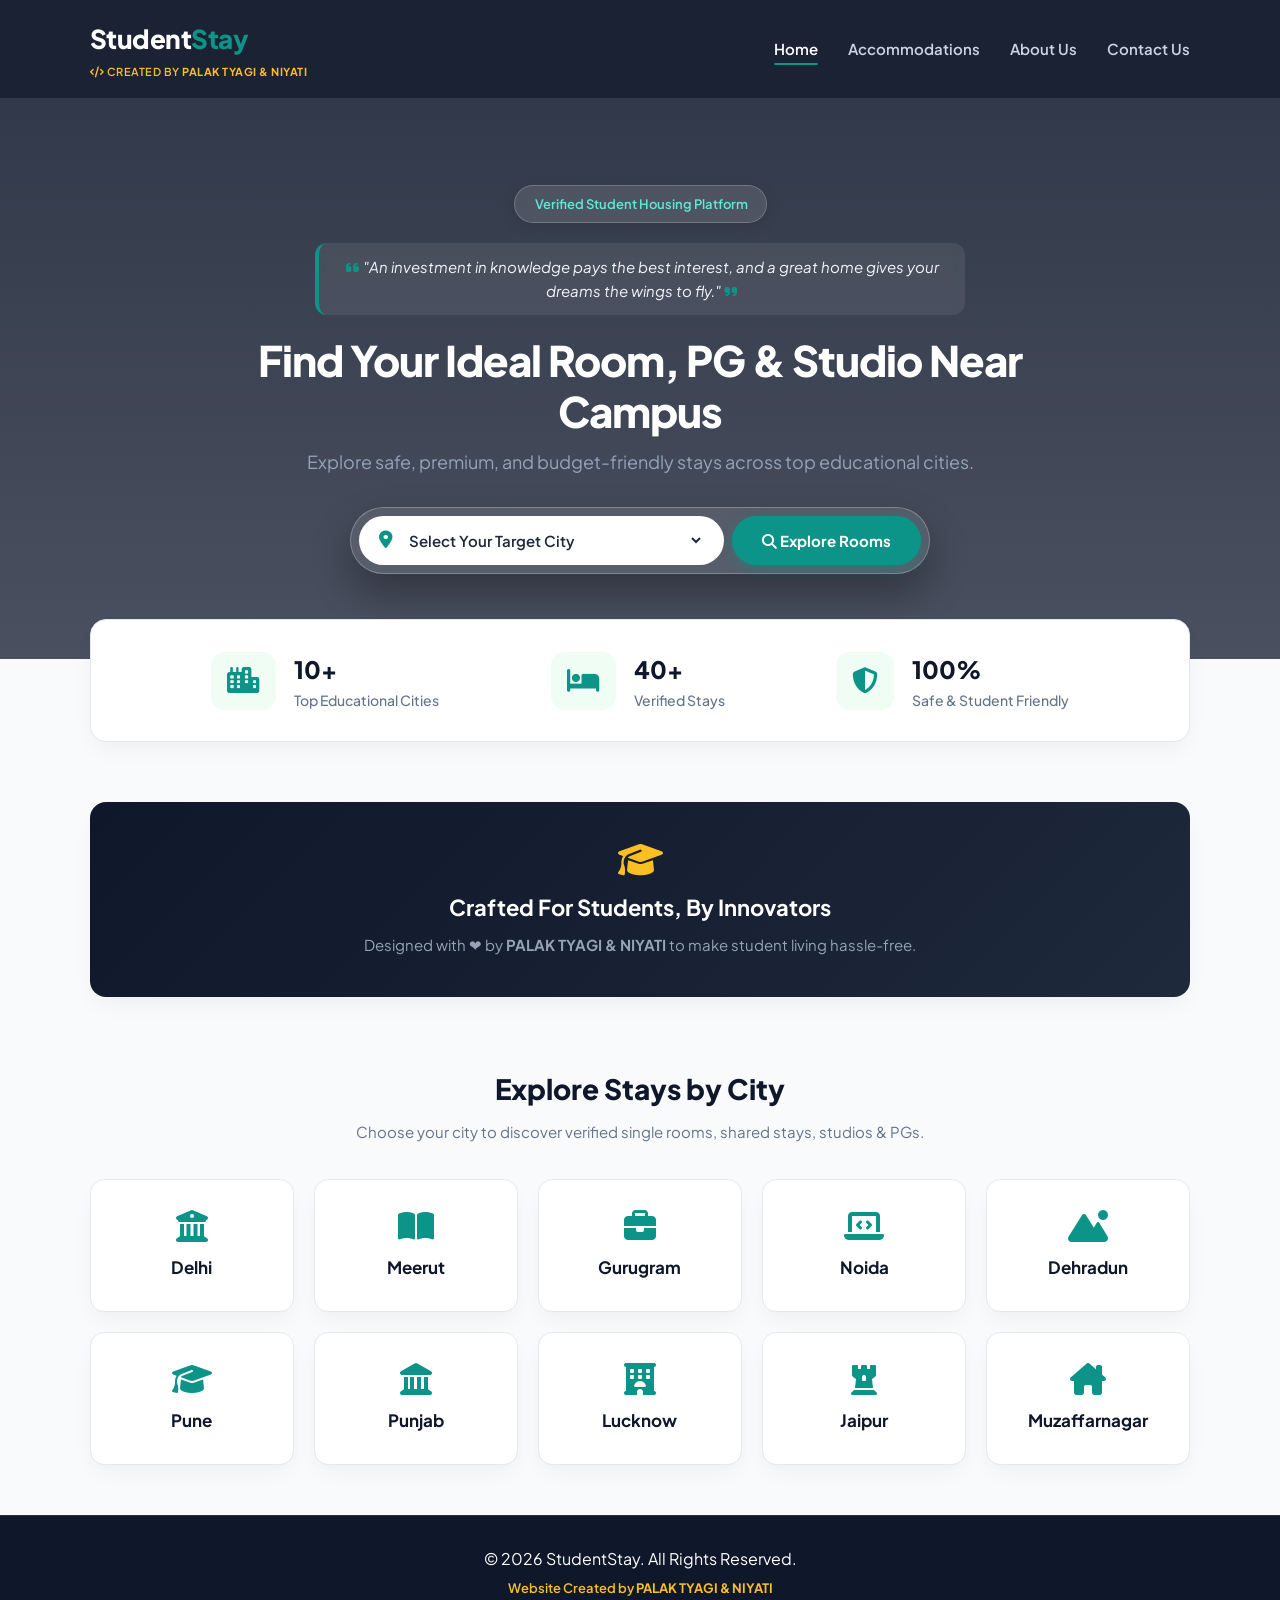
<file: index.html>
<!DOCTYPE html>
<html lang="en">
<head>
  <meta charset="UTF-8" />
  <meta name="viewport" content="width=device-width, initial-scale=1.0" />
  <title>StudentStay - Find Your Ideal Student Accommodation</title>
  <link rel="stylesheet" href="style.css" />
  <link rel="stylesheet" href="https://cdnjs.cloudflare.com/ajax/libs/font-awesome/6.4.0/css/all.min.css" />
</head>
<body>

  <!-- Header Section -->
  <header>
    <div class="logo">
      <h2>Student<span>Stay</span></h2>
      <p class="creator-badge"><i class="fa-solid fa-code"></i> Created by <strong>PALAK TYAGI & NIYATI</strong></p>
    </div>
    <nav>
      <ul>
        <li><a href="index.html" class="active">Home</a></li>
        <li><a href="accommodation.html">Accommodations</a></li>
        <li><a href="about.html">About Us</a></li>
        <li><a href="contact.html">Contact Us</a></li>
      </ul>
    </nav>
  </header>

  <!-- Stylish Hero Section -->
  <section class="hero stylish-hero">
    <div class="hero-overlay"></div>
    <div class="hero-content">
      <span class="badge-pill"><i class="fa-solid fa-sparkles"></i> Verified Student Housing Platform</span>
      
      <blockquote class="hero-quote">
        <i class="fa-solid fa-quote-left"></i> "An investment in knowledge pays the best interest, and a great home gives your dreams the wings to fly." <i class="fa-solid fa-quote-right"></i>
      </blockquote>

      <h1>Find Your Ideal Room, PG & Studio Near Campus</h1>
      <p>Explore safe, premium, and budget-friendly stays across top educational cities.</p>
      
      <!-- Search Bar -->
      <div class="search-box glass-search">
        <div class="input-icon-wrap">
          <i class="fa-solid fa-location-dot"></i>
          <select id="home-city-select">
            <option value="">Select Your Target City</option>
            <option value="Delhi">Delhi</option>
            <option value="Meerut">Meerut</option>
            <option value="Gurugram">Gurugram</option>
            <option value="Noida">Noida</option>
            <option value="Dehradun">Dehradun</option>
            <option value="Pune">Pune</option>
            <option value="Punjab">Punjab</option>
            <option value="Lucknow">Lucknow</option>
            <option value="Jaipur">Jaipur</option>
            <option value="Muzaffarnagar">Muzaffarnagar</option>
          </select>
        </div>
        <button onclick="searchCity()"><i class="fa-solid fa-magnifying-glass"></i> Explore Rooms</button>
      </div>
    </div>
  </section>

  <!-- Highlights Stats Bar -->
  <section class="stats-bar">
    <div class="stat-item">
      <i class="fa-solid fa-city"></i>
      <div>
        <h3>10+</h3>
        <p>Top Educational Cities</p>
      </div>
    </div>
    <div class="stat-item">
      <i class="fa-solid fa-bed"></i>
      <div>
        <h3>40+</h3>
        <p>Verified Stays</p>
      </div>
    </div>
    <div class="stat-item">
      <i class="fa-solid fa-shield-halved"></i>
      <div>
        <h3>100%</h3>
        <p>Safe & Student Friendly</p>
      </div>
    </div>
  </section>

  <!-- Creator Banner -->
  <section class="creator-banner">
    <div class="creator-card">
      <i class="fa-solid fa-graduation-cap icon"></i>
      <h3>Crafted For Students, By Innovators</h3>
      <p>Designed with ❤ by <strong>PALAK TYAGI & NIYATI</strong> to make student living hassle-free.</p>
    </div>
  </section>

  <!-- Cities Grid -->
  <section class="featured-cities">
    <h2>Explore Stays by City</h2>
    <p class="section-sub">Choose your city to discover verified single rooms, shared stays, studios & PGs.</p>
    <div class="city-grid">
      <div class="city-card" onclick="filterByCity('Delhi')"><i class="fa-solid fa-building-columns"></i><h3>Delhi</h3></div>
      <div class="city-card" onclick="filterByCity('Meerut')"><i class="fa-solid fa-book-open"></i><h3>Meerut</h3></div>
      <div class="city-card" onclick="filterByCity('Gurugram')"><i class="fa-solid fa-briefcase"></i><h3>Gurugram</h3></div>
      <div class="city-card" onclick="filterByCity('Noida')"><i class="fa-solid fa-laptop-code"></i><h3>Noida</h3></div>
      <div class="city-card" onclick="filterByCity('Dehradun')"><i class="fa-solid fa-mountain-sun"></i><h3>Dehradun</h3></div>
      <div class="city-card" onclick="filterByCity('Pune')"><i class="fa-solid fa-graduation-cap"></i><h3>Pune</h3></div>
      <div class="city-card" onclick="filterByCity('Punjab')"><i class="fa-solid fa-landmark"></i><h3>Punjab</h3></div>
      <div class="city-card" onclick="filterByCity('Lucknow')"><i class="fa-solid fa-hotel"></i><h3>Lucknow</h3></div>
      <div class="city-card" onclick="filterByCity('Jaipur')"><i class="fa-solid fa-chess-rook"></i><h3>Jaipur</h3></div>
      <div class="city-card" onclick="filterByCity('Muzaffarnagar')"><i class="fa-solid fa-house-chimney"></i><h3>Muzaffarnagar</h3></div>
    </div>
  </section>

  <!-- Footer -->
  <footer>
    <p>&copy; 2026 StudentStay. All Rights Reserved.</p>
    <p class="footer-credit">Website Created by <strong>PALAK TYAGI & NIYATI</strong></p>
  </footer>

  <script src="script.js"></script>
</body>
</html>
</file>
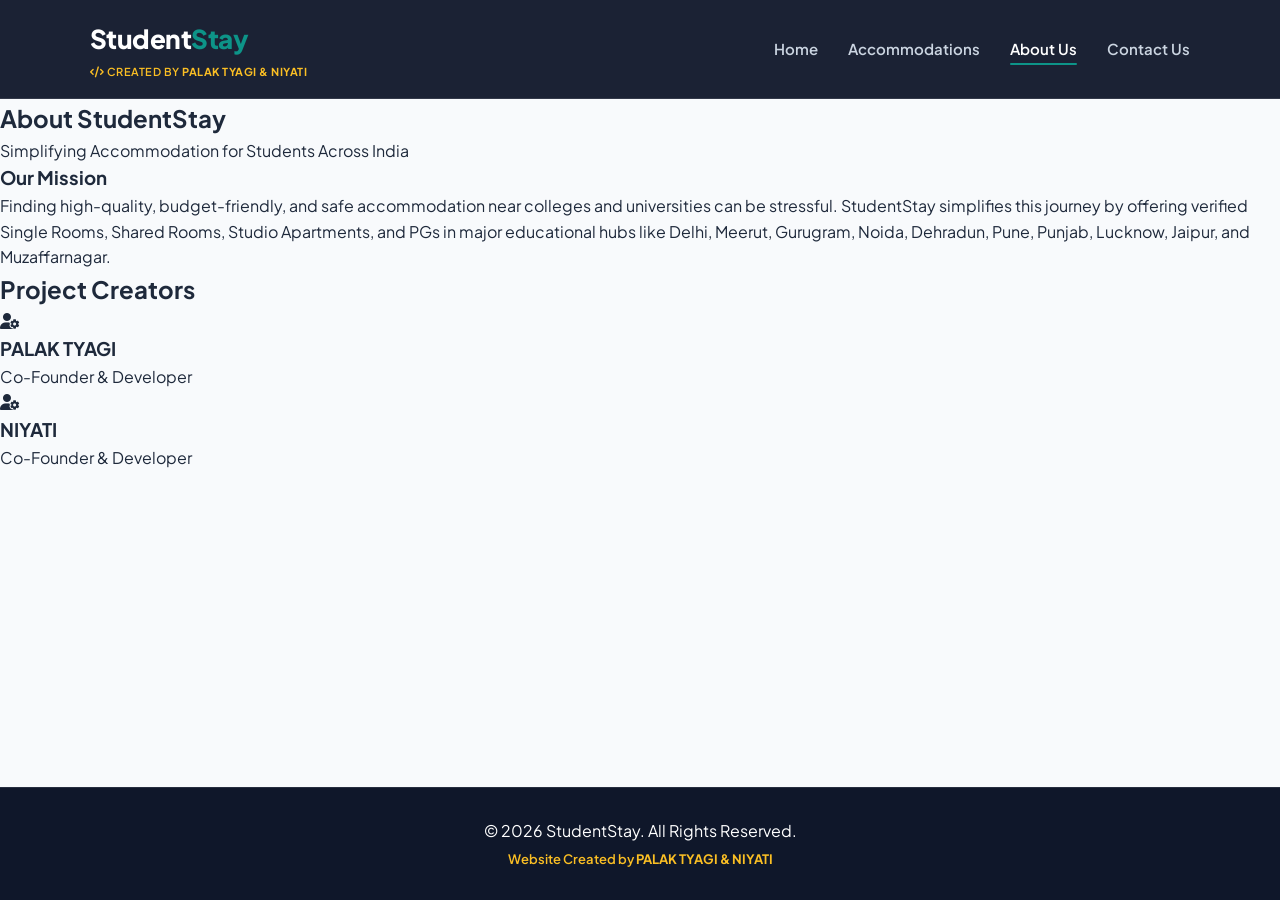
<file: about.html>
<!DOCTYPE html>
<html lang="en">
<head>
  <meta charset="UTF-8" />
  <meta name="viewport" content="width=device-width, initial-scale=1.0" />
  <title>About Us - StudentStay</title>
  <link rel="stylesheet" href="style.css" />
  <link rel="stylesheet" href="https://cdnjs.cloudflare.com/ajax/libs/font-awesome/6.4.0/css/all.min.css" />
</head>
<body>

  <header>
    <div class="logo">
      <h2>Student<span>Stay</span></h2>
      <p class="creator-badge"><i class="fa-solid fa-code"></i> Created by <strong>PALAK TYAGI & NIYATI</strong></p>
    </div>
    <nav>
      <ul>
        <li><a href="index.html">Home</a></li>
        <li><a href="accommodation.html">Accommodations</a></li>
        <li><a href="about.html" class="active">About Us</a></li>
        <li><a href="contact.html">Contact Us</a></li>
      </ul>
    </nav>
  </header>

  <section class="about-section">
    <div class="about-container">
      <h1>About StudentStay</h1>
      <p class="tagline">Simplifying Accommodation for Students Across India</p>

      <div class="about-box">
        <h3>Our Mission</h3>
        <p>Finding high-quality, budget-friendly, and safe accommodation near colleges and universities can be stressful. StudentStay simplifies this journey by offering verified Single Rooms, Shared Rooms, Studio Apartments, and PGs in major educational hubs like Delhi, Meerut, Gurugram, Noida, Dehradun, Pune, Punjab, Lucknow, Jaipur, and Muzaffarnagar.</p>
      </div>

      <div class="creators-box">
        <h2>Project Creators</h2>
        <div class="creators-cards">
          <div class="creator-member">
            <i class="fa-solid fa-user-gear"></i>
            <h3>PALAK TYAGI</h3>
            <p>Co-Founder & Developer</p>
          </div>
          <div class="creator-member">
            <i class="fa-solid fa-user-gear"></i>
            <h3>NIYATI</h3>
            <p>Co-Founder & Developer</p>
          </div>
        </div>
      </div>
    </div>
  </section>

  <footer>
    <p>&copy; 2026 StudentStay. All Rights Reserved.</p>
    <p class="footer-credit">Website Created by <strong>PALAK TYAGI & NIYATI</strong></p>
  </footer>

</body>
</html>
</file>
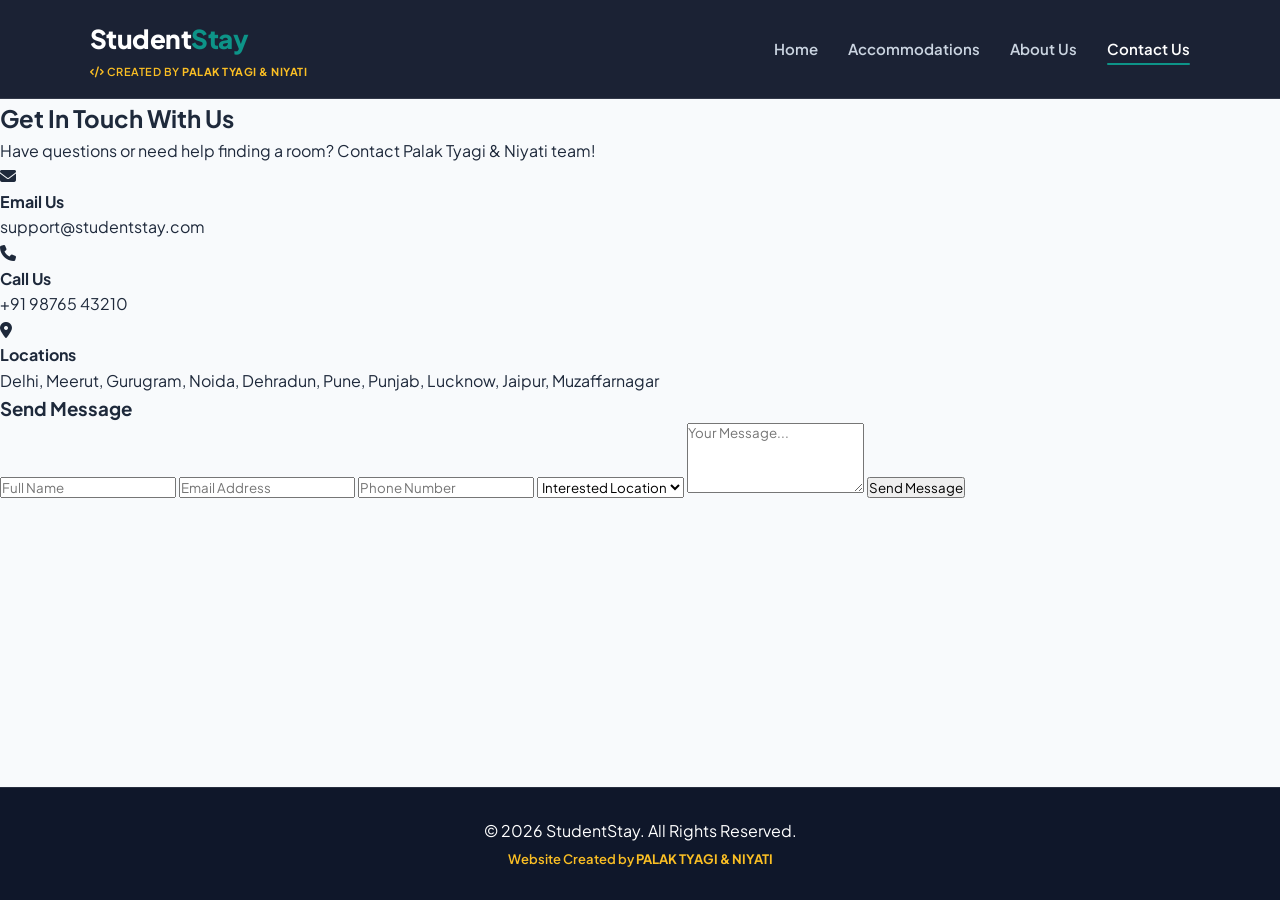
<file: contact.html>
<!DOCTYPE html>
<html lang="en">
<head>
  <meta charset="UTF-8" />
  <meta name="viewport" content="width=device-width, initial-scale=1.0" />
  <title>Contact Us - StudentStay</title>
  <link rel="stylesheet" href="style.css" />
  <link rel="stylesheet" href="https://cdnjs.cloudflare.com/ajax/libs/font-awesome/6.4.0/css/all.min.css" />
</head>
<body>

  <header>
    <div class="logo">
      <h2>Student<span>Stay</span></h2>
      <p class="creator-badge"><i class="fa-solid fa-code"></i> Created by <strong>PALAK TYAGI & NIYATI</strong></p>
    </div>
    <nav>
      <ul>
        <li><a href="index.html">Home</a></li>
        <li><a href="accommodation.html">Accommodations</a></li>
        <li><a href="about.html">About Us</a></li>
        <li><a href="contact.html" class="active">Contact Us</a></li>
      </ul>
    </nav>
  </header>

  <section class="contact-section">
    <div class="contact-container">
      <h2>Get In Touch With Us</h2>
      <p>Have questions or need help finding a room? Contact Palak Tyagi & Niyati team!</p>

      <div class="contact-grid">
        <div class="contact-info">
          <div class="info-card">
            <i class="fa-solid fa-envelope"></i>
            <div>
              <h4>Email Us</h4>
              <p>support@studentstay.com</p>
            </div>
          </div>
          <div class="info-card">
            <i class="fa-solid fa-phone"></i>
            <div>
              <h4>Call Us</h4>
              <p>+91 98765 43210</p>
            </div>
          </div>
          <div class="info-card">
            <i class="fa-solid fa-location-dot"></i>
            <div>
              <h4>Locations</h4>
              <p>Delhi, Meerut, Gurugram, Noida, Dehradun, Pune, Punjab, Lucknow, Jaipur, Muzaffarnagar</p>
            </div>
          </div>
        </div>

        <form class="contact-form" onsubmit="handleContactSubmit(event)">
          <h3>Send Message</h3>
          <input type="text" placeholder="Full Name" required />
          <input type="email" placeholder="Email Address" required />
          <input type="tel" placeholder="Phone Number" required />
          <select required>
            <option value="">Interested Location</option>
            <option>Delhi</option>
            <option>Meerut</option>
            <option>Gurugram</option>
            <option>Noida</option>
            <option>Dehradun</option>
            <option>Pune</option>
            <option>Punjab</option>
            <option>Lucknow</option>
            <option>Jaipur</option>
            <option>Muzaffarnagar</option>
          </select>
          <textarea rows="4" placeholder="Your Message..." required></textarea>
          <button type="submit" class="btn-primary">Send Message</button>
        </form>
      </div>
    </div>
  </section>

  <footer>
    <p>&copy; 2026 StudentStay. All Rights Reserved.</p>
    <p class="footer-credit">Website Created by <strong>PALAK TYAGI & NIYATI</strong></p>
  </footer>

  <script src="script.js"></script>
</body>
</html>
</file>
<file: style.css>
/* Modern Reset & Font Setup */
@import url('https://fonts.googleapis.com/css2?family=Plus+Jakarta+Sans:wght@400;500;600;700;800&display=swap');

* {
  margin: 0;
  padding: 0;
  box-sizing: border-box;
  font-family: 'Plus Jakarta Sans', -apple-system, BlinkMacSystemFont, sans-serif;
}

:root {
  --primary: #0f172a;
  --accent: #0d9488;
  --accent-hover: #0f766e;
  --badge-bg: #fef3c7;
  --badge-text: #b45309;
  --bg-light: #f8fafc;
  --text-dark: #1e293b;
  --text-muted: #64748b;
  --card-shadow: 0 10px 25px -5px rgba(0, 0, 0, 0.05), 0 8px 10px -6px rgba(0, 0, 0, 0.01);
  --hover-shadow: 0 20px 25px -5px rgba(0, 0, 0, 0.1), 0 8px 10px -6px rgba(0, 0, 0, 0.04);
}

body {
  background-color: var(--bg-light);
  color: var(--text-dark);
  display: flex;
  flex-direction: column;
  min-height: 100vh;
  line-height: 1.6;
}

/* Premium Header */
header {
  background: rgba(15, 23, 42, 0.95);
  backdrop-filter: blur(12px);
  color: #fff;
  padding: 18px 7%;
  display: flex;
  justify-content: space-between;
  align-items: center;
  position: sticky;
  top: 0;
  z-index: 1000;
  border-bottom: 1px solid rgba(255, 255, 255, 0.1);
}

.logo h2 {
  font-size: 26px;
  font-weight: 800;
  letter-spacing: -0.5px;
}

.logo h2 span {
  color: var(--accent);
}

.creator-badge {
  font-size: 11px;
  color: #fbbf24;
  font-weight: 600;
  letter-spacing: 0.5px;
  margin-top: 3px;
  text-transform: uppercase;
}

nav ul {
  display: flex;
  list-style: none;
  gap: 30px;
}

nav a {
  color: #cbd5e1;
  text-decoration: none;
  font-weight: 600;
  font-size: 15px;
  transition: all 0.3s ease;
  position: relative;
  padding: 5px 0;
}

nav a:hover, nav a.active {
  color: #fff;
}

nav a.active::after {
  content: '';
  position: absolute;
  bottom: -2px;
  left: 0;
  width: 100%;
  height: 2px;
  background: var(--accent);
  border-radius: 2px;
}

/* Stylish Hero Section */
.hero {
  position: relative;
  height: 560px;
  display: flex;
  justify-content: center;
  align-items: center;
  text-align: center;
  color: #fff;
  padding: 0 20px;
}

.stylish-hero {
  background: url('https://images.unsplash.com/photo-1522708323590-d24dbb6b0267?auto=format&fit=crop&w=1600&q=80') center/cover no-repeat !important;
}

.hero-overlay {
  position: absolute;
  top: 0;
  left: 0;
  width: 100%;
  height: 100%;
  background: linear-gradient(180deg, rgba(15, 23, 42, 0.85) 0%, rgba(15, 23, 42, 0.75) 100%);
}

.stylish-hero .hero-content {
  position: relative;
  z-index: 2;
  max-width: 800px;
}

.badge-pill {
  background: rgba(255, 255, 255, 0.12);
  border: 1px solid rgba(255, 255, 255, 0.2);
  backdrop-filter: blur(8px);
  padding: 8px 18px;
  border-radius: 30px;
  font-size: 13px;
  font-weight: 600;
  color: #5eead4;
  display: inline-block;
  margin-bottom: 20px;
  box-shadow: 0 4px 15px rgba(0,0,0,0.1);
}

.hero-quote {
  font-style: italic;
  font-size: 15px;
  color: #f1f5f9;
  margin: 0 auto 20px auto;
  max-width: 650px;
  line-height: 1.6;
  background: rgba(255, 255, 255, 0.08);
  backdrop-filter: blur(5px);
  padding: 12px 24px;
  border-radius: 12px;
  border-left: 4px solid var(--accent);
}

.hero-quote i {
  color: var(--accent);
}

.hero-content h1 {
  font-size: 42px;
  font-weight: 800;
  line-height: 1.2;
  margin-bottom: 12px;
  letter-spacing: -1px;
}

.hero-content p {
  font-size: 18px;
  color: #94a3b8;
  margin-bottom: 30px;
}

/* Glassmorphism Search Bar */
.glass-search {
  background: rgba(255, 255, 255, 0.1);
  backdrop-filter: blur(16px);
  border: 1px solid rgba(255, 255, 255, 0.25);
  padding: 8px;
  border-radius: 60px;
  box-shadow: 0 20px 40px rgba(0,0,0,0.3);
  display: flex;
  max-width: 580px;
  margin: 0 auto;
}

.input-icon-wrap {
  display: flex;
  align-items: center;
  background: #fff;
  border-radius: 50px;
  padding: 0 20px;
  flex: 1;
}

.input-icon-wrap i {
  color: var(--accent);
  font-size: 18px;
  margin-right: 12px;
}

.glass-search select {
  width: 100%;
  border: none;
  background: transparent;
  padding: 14px 0;
  outline: none;
  font-size: 15px;
  font-weight: 600;
  color: var(--text-dark);
  cursor: pointer;
}

.glass-search button {
  border-radius: 50px;
  padding: 14px 30px;
  border: none;
  background: var(--accent);
  color: #fff;
  font-size: 15px;
  font-weight: 700;
  cursor: pointer;
  transition: all 0.3s ease;
  margin-left: 8px;
  box-shadow: 0 4px 12px rgba(13, 148, 136, 0.4);
}

.glass-search button:hover {
  background: var(--accent-hover);
  transform: translateY(-1px);
}

/* Stats Section */
.stats-bar {
  display: flex;
  justify-content: space-around;
  background: #fff;
  padding: 30px 5%;
  box-shadow: var(--card-shadow);
  margin: -40px 7% 40px 7%;
  border-radius: 16px;
  position: relative;
  z-index: 10;
  border: 1px solid #e2e8f0;
}

.stat-item {
  display: flex;
  align-items: center;
  gap: 18px;
}

.stat-item i {
  font-size: 26px;
  color: var(--accent);
  background: #f0fdf4;
  padding: 16px;
  border-radius: 14px;
}

.stat-item h3 {
  font-size: 24px;
  font-weight: 800;
  color: var(--primary);
}

.stat-item p {
  color: var(--text-muted);
  font-size: 14px;
  font-weight: 500;
}

/* Creator Highlight Banner */
.creator-banner {
  background: linear-gradient(135deg, #0f172a 0%, #1e293b 100%);
  color: #fff;
  text-align: center;
  padding: 40px 20px;
  margin: 20px 7%;
  border-radius: 16px;
  box-shadow: var(--card-shadow);
}

.creator-card .icon {
  font-size: 36px;
  color: #fbbf24;
  margin-bottom: 12px;
}

.creator-card h3 {
  font-size: 22px;
  font-weight: 700;
  margin-bottom: 8px;
}

.creator-card p {
  color: #94a3b8;
  font-size: 15px;
}

/* Featured Cities Grid */
.featured-cities {
  padding: 50px 7%;
  text-align: center;
}

.featured-cities h2 {
  font-size: 28px;
  font-weight: 800;
  color: var(--primary);
  margin-bottom: 8px;
}

.section-sub {
  color: var(--text-muted);
  font-size: 15px;
  margin-bottom: 35px;
}

.city-grid {
  display: grid;
  grid-template-columns: repeat(auto-fit, minmax(190px, 1fr));
  gap: 20px;
}

.city-card {
  background: #fff;
  padding: 30px 20px;
  border-radius: 14px;
  box-shadow: var(--card-shadow);
  border: 1px solid #e2e8f0;
  cursor: pointer;
  transition: all 0.3s cubic-bezier(0.4, 0, 0.2, 1);
  display: flex;
  flex-direction: column;
  align-items: center;
  gap: 12px;
}

.city-card i {
  font-size: 32px;
  color: var(--accent);
  transition: transform 0.3s ease;
}

.city-card h3 {
  font-size: 17px;
  font-weight: 700;
  color: var(--primary);
}

.city-card:hover {
  transform: translateY(-6px);
  box-shadow: var(--hover-shadow);
  border-color: var(--accent);
  background: #fff;
}

.city-card:hover i {
  transform: scale(1.15);
}

/* Accommodation Page Styles */
.page-header {
  background: var(--primary);
  color: #fff;
  text-align: center;
  padding: 45px 20px;
}

.page-header h1 {
  font-size: 32px;
  font-weight: 800;
}

.filters-container {
  display: flex;
  justify-content: center;
  gap: 30px;
  background: #fff;
  padding: 20px;
  margin: -25px 7% 30px 7%;
  border-radius: 12px;
  box-shadow: var(--card-shadow);
  border: 1px solid #e2e8f0;
}

.filter-group label {
  font-weight: 700;
  font-size: 14px;
  margin-right: 10px;
  color: var(--primary);
}

.filter-group select {
  padding: 10px 16px;
  border-radius: 8px;
  border: 1px solid #cbd5e1;
  font-weight: 600;
  outline: none;
  background: var(--bg-light);
}

/* Room Listings Grid */
.room-listings {
  padding: 20px 7% 60px 7%;
}

.rooms-grid {
  display: grid;
  grid-template-columns: repeat(auto-fill, minmax(300px, 1fr));
  gap: 30px;
}

.room-card {
  background: #fff;
  border-radius: 16px;
  overflow: hidden;
  box-shadow: var(--card-shadow);
  border: 1px solid #e2e8f0;
  transition: all 0.3s ease;
  display: flex;
  flex-direction: column;
}

.room-card:hover {
  transform: translateY(-5px);
  box-shadow: var(--hover-shadow);
}

.room-card img {
  width: 100%;
  height: 210px;
  object-fit: cover;
  transition: transform 0.5s ease;
}

.room-card:hover img {
  transform: scale(1.05);
}

.room-info {
  padding: 22px;
  display: flex;
  flex-direction: column;
  flex-grow: 1;
}

.room-type-badge {
  background: var(--badge-bg);
  color: var(--badge-text);
  font-size: 12px;
  font-weight: 700;
  padding: 4px 10px;
  border-radius: 6px;
  width: fit-content;
  margin-bottom: 12px;
  text-transform: uppercase;
}

.room-info h3 {
  font-size: 19px;
  font-weight: 700;
  color: var(--primary);
  margin-bottom: 6px;
}

.room-info .location {
  color: var(--text-muted);
  font-size: 14px;
  margin-bottom: 15px;
}

.room-info .price {
  font-size: 22px;
  font-weight: 800;
  color: var(--accent);
  margin-bottom: 18px;
}

.btn-contact {
  margin-top: auto;
  background: var(--primary);
  color: #fff;
  padding: 12px;
  border: none;
  border-radius: 10px;
  cursor: pointer;
  font-weight: 700;
  transition: all 0.3s ease;
  width: 100%;
  font-size: 14px;
}

.btn-contact:hover {
  background: var(--accent);
}

/* Modal Popup */
.modal {
  display: none;
  position: fixed;
  top: 0;
  left: 0;
  width: 100%;
  height: 100%;
  background: rgba(15, 23, 42, 0.7);
  backdrop-filter: blur(5px);
  justify-content: center;
  align-items: center;
  z-index: 2000;
}

.modal-content {
  background: #fff;
  padding: 35px;
  border-radius: 16px;
  width: 90%;
  max-width: 480px;
  position: relative;
  box-shadow: 0 25px 50px -12px rgba(0, 0, 0, 0.25);
}

.close-btn {
  position: absolute;
  top: 15px;
  right: 20px;
  font-size: 26px;
  cursor: pointer;
  color: var(--text-muted);
}

#modal-form {
  display: flex;
  flex-direction: column;
  gap: 15px;
  margin-top: 15px;
}

#modal-form input, #modal-form textarea {
  padding: 12px;
  border: 1px solid #cbd5e1;
  border-radius: 8px;
  font-size: 14px;
  outline: none;
}

/* Footer */
footer {
  background: var(--primary);
  color: #fff;
  text-align: center;
  padding: 30px 20px;
  margin-top: auto;
  border-top: 1px solid rgba(255, 255, 255, 0.1);
}

.footer-credit {
  font-size: 13px;
  color: #fbbf24;
  margin-top: 6px;
  font-weight: 600;
}
</file>
